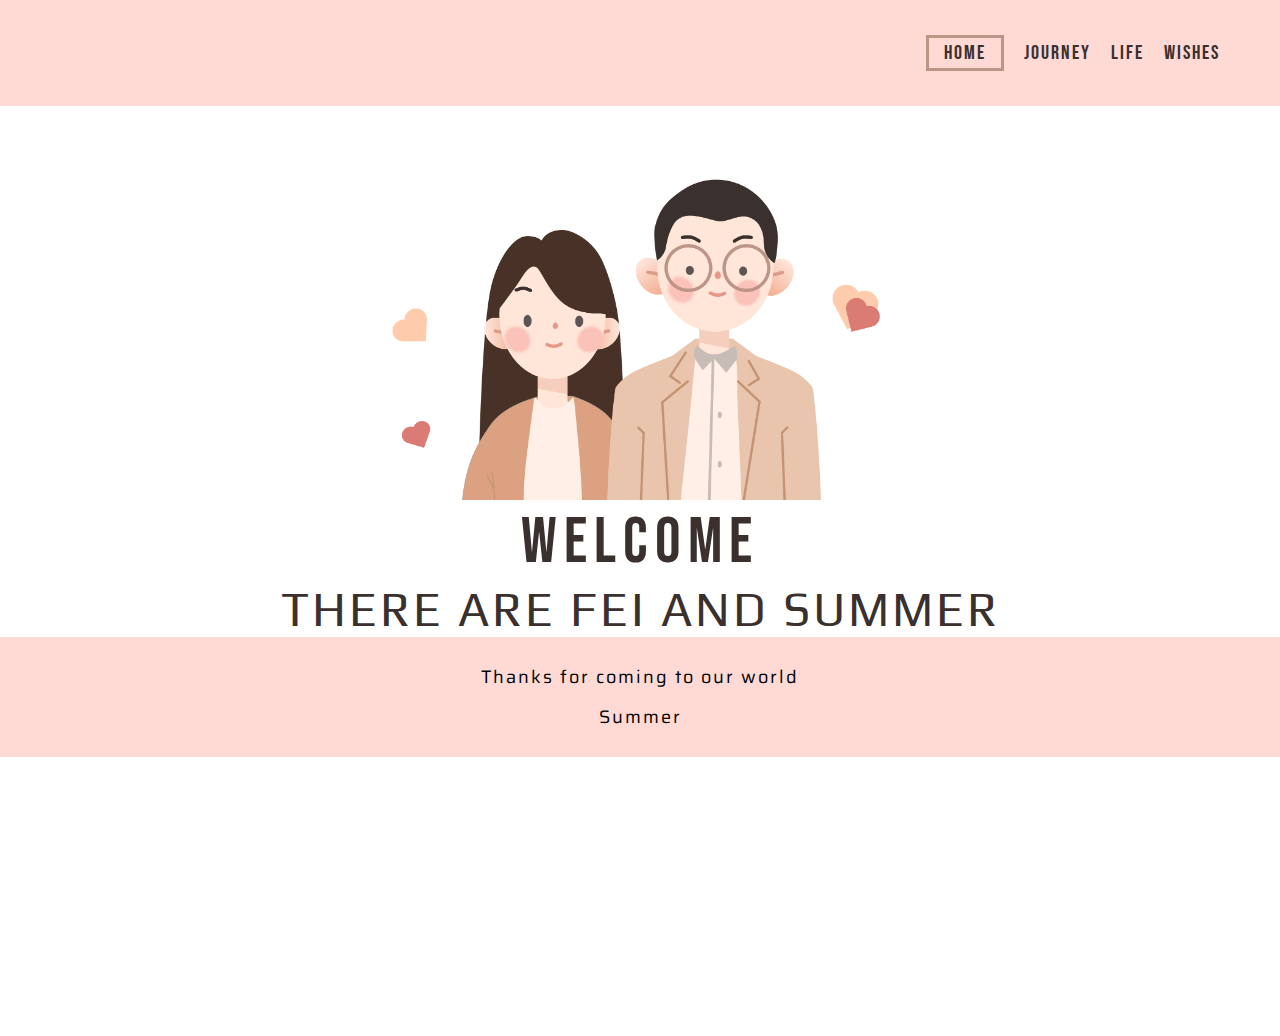
<file: index.html>
<!DOCTYPE html>
<html lang="en">

<head>
    <meta charset="UTF-8">
    <meta name="viewport" content="width=device-width, initial-scale=1.0">
    <link rel="stylesheet" href="css/html5reset.css">
    <link rel="stylesheet" href="css/style.css">
	<link rel="stylesheet" href="https://fonts.googleapis.com/css2?family=Alegreya+Sans+SC&family=Bebas+Neue&family=Dongle&family=Roboto&display=swap">
    <link rel="stylesheet" href="https://fonts.googleapis.com/css2?family=Alegreya+Sans+SC&family=Bebas+Neue&family=Dongle&family=Play:wght@700&family=Roboto&display=swap">
    <link rel="stylesheet" href="https://fonts.googleapis.com/css2?family=Alegreya+Sans+SC&family=Bebas+Neue&family=Dongle&family=Play:wght@700&family=Roboto&family=Saira&family=Saira+Semi+Condensed&display=swap">
    <link rel="shortcut icon" href="imgs/favicon.ico">
    <title>homepage</title>
</head>

<body>
    <div class="skip">
        <a href="#main">Skip to Main Content</a>
    </div>

    <header id="navigation">
        <nav>
            <ul class="navigation_links">
                <li class="link" id="current"><a href="index.html">HOME</a></li>
                <li calss="link"><a href="journey.html">JOURNEY</a></li>
                <li calss="link"><a href="life.html">LIFE </a></li>
                <li calss="link"><a href="wishes.html">WISHES</a></li>
            </ul>
        </nav>
    </header>

    <main>
        <section id="main">
            <div class="intro_img">
                <img src="imgs/homepage_intro.png" alt="the cartoon image of a girl">
            </div>

            <h1>Welcome</h1>
            <h2>There are Fei and Summer</h2>
            <!-- <h3>We have been together for 1200 days!</h3> -->
        </section>

        <section class="footer">
            <footer>
                <p>Thanks for coming to our world</p>
                <p>Summer</p>
            </footer>
        </section>
    </main>

</body>

</html>
</file>
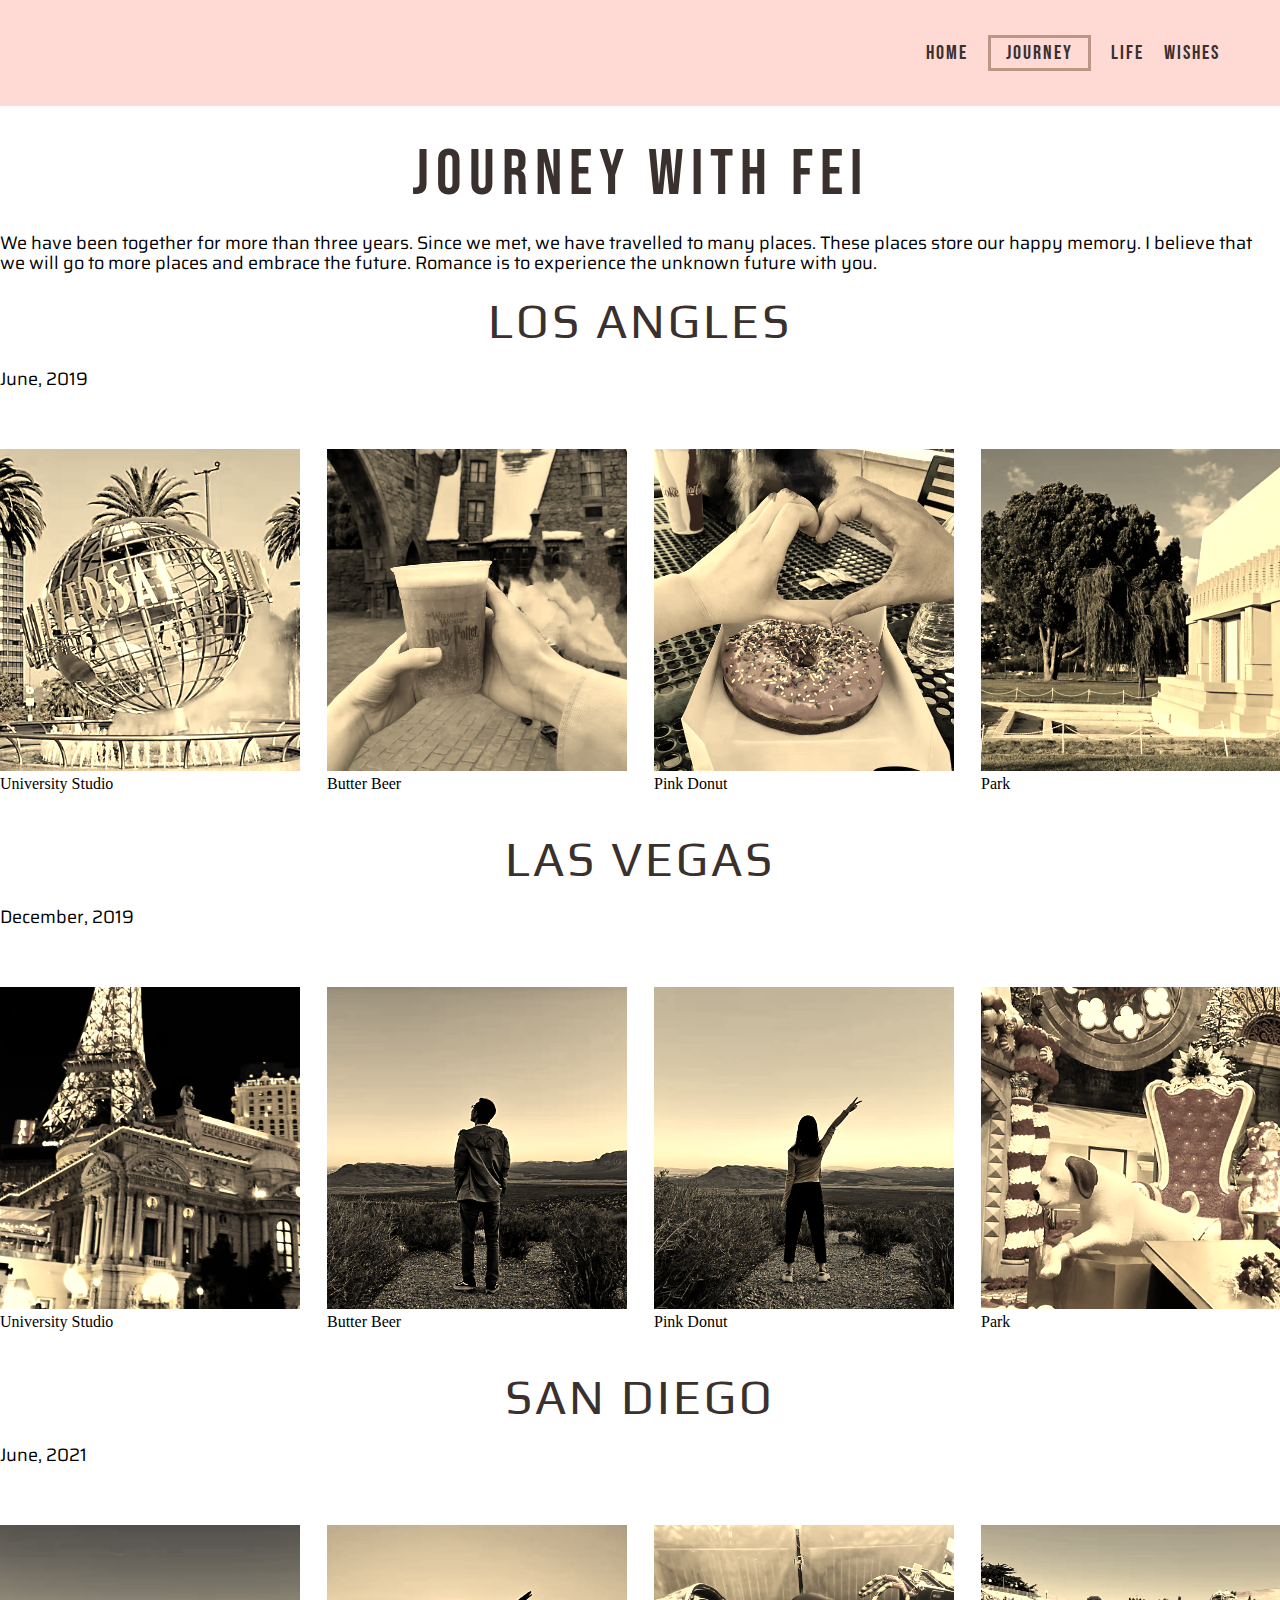
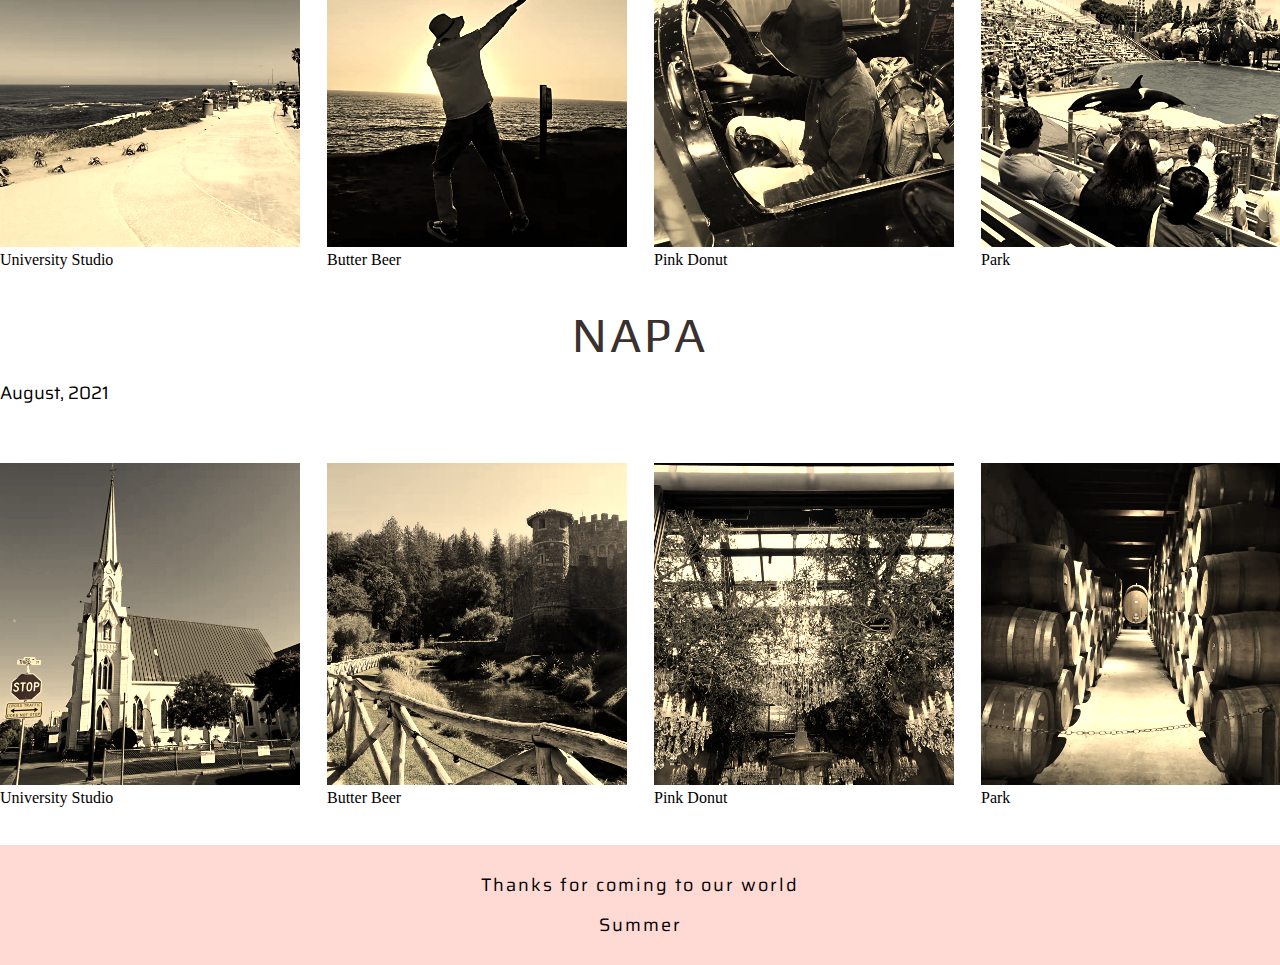
<file: journey.html>
<!DOCTYPE html>
<html lang="en">

<head>
    <meta charset="UTF-8">
    <meta name="viewport" content="width=device-width, initial-scale=1.0">
    <link rel="stylesheet" href="css/html5reset.css">
    <link rel="stylesheet" href="css/style.css">
	<link rel="stylesheet" href="https://fonts.googleapis.com/css2?family=Alegreya+Sans+SC&family=Bebas+Neue&family=Dongle&family=Roboto&display=swap">
    <link rel="stylesheet" href="https://fonts.googleapis.com/css2?family=Alegreya+Sans+SC&family=Bebas+Neue&family=Dongle&family=Play:wght@700&family=Roboto&display=swap">
    <link rel="stylesheet" href="https://fonts.googleapis.com/css2?family=Alegreya+Sans+SC&family=Bebas+Neue&family=Dongle&family=Play:wght@700&family=Roboto&family=Saira&family=Saira+Semi+Condensed&display=swap">
    <link rel="shortcut icon" href="imgs/favicon.ico">
    <title>journey</title>
</head>

<body>
    <div class="skip">
        <a href="#main">Skip to Main Content</a>
    </div>

    <header id="navigation">
        <nav>
            <ul class="navigation_links">
                <li class="link"><a href="index.html">HOME</a></li>
                <li calss="link" id="current"><a href="journey.html">JOURNEY</a></li>
                <li calss="link"><a href="life.html">LIFE </a></li>
                <li calss="link"><a href="wishes.html">WISHES</a></li>
            </ul>
        </nav>
    </header>

    <main>
        <div id='main'>
            <h1>Journey With Fei</h1>
            <p>We have been together for more than three years. Since we met, we have travelled to many places.
                These places store our happy memory. I believe that we will go to more places and embrace the future. 
                Romance is to experience the unknown future with you.
            </p>
        </div>

        <div id="places">
            <section>
                <div class="place_one">
                    <h2>Los Angles</h2>
                </div>
            </section>

            <section>
                <p>June, 2019</p>
                <div class="jphotos">
                    <div>
                        <img src="imgs/la/university_s.jpeg" alt="university studio">
                        <caption>University Studio</caption>
                    </div>
                    <div>
                        <img src="imgs/la/beer.jpeg" alt="Butter Beer">
                        <caption>Butter Beer</caption>
                    </div>
                    <div>
                        <img src="imgs/la/donut.jpeg" alt="Pink Donut">
                        <caption>Pink Donut</caption>
                    </div>
                    <div>
                        <img src="imgs/la/park.jpeg" alt="A public park">
                        <caption>Park</caption>
                    </div>
                </div>
            </section>

            <section>
                <div class="place_two">
                    <h2>Las Vegas</h2>
                </div>
            </section>

            <section>
                <p>December, 2019</p>
                <div class="jphotos">
                    <div>
                        <img src="imgs/lv/hotel.jpeg" alt="Hotel at night">
                        <caption>University Studio</caption>
                    </div>
                    <div>
                        <img src="imgs/lv/fei.jpeg" alt="A boy">
                        <caption>Butter Beer</caption>
                    </div>
                    <div>
                        <img src="imgs/lv/jing.jpeg" alt="A girl">
                        <caption>Pink Donut</caption>
                    </div>
                    <div>
                        <img src="imgs/lv/dog.jpeg" alt="A red dog">
                        <caption>Park</caption>
                    </div>
                </div>
            </section>

            <section>
                <div class="place_three">
                    <h2>San Diego</h2>
                </div>
            </section>

            <section>
                <p>June, 2021</p>
                <div class="jphotos">
                    <div>
                        <img src="imgs/sd/sea.jpeg" alt="Blue sky and sea">
                        <caption>University Studio</caption>
                    </div>
                    <div>
                        <img src="imgs/sd/fei.jpeg" alt="A boy">
                        <caption>Butter Beer</caption>
                    </div>
                    <div>
                        <img src="imgs/sd/plane.jpeg" alt="A boy in a plane">
                        <caption>Pink Donut</caption>
                    </div>
                    <div>
                        <img src="imgs/sd/sealion.jpeg" alt="A sealion show">
                        <caption>Park</caption>
                    </div>
                </div>
            </section>

            <section>
                <div class="place_four">
                    <h2>Napa</h2>
                </div>
            </section>

            <section>
                <p>August, 2021</p>
                <div class="jphotos">
                    <div>
                        <img src="imgs/napa/street.jpeg" alt="A street">
                        <caption>University Studio</caption>
                    </div>
                    <div>
                        <img src="imgs/napa/love_castle.jpeg" alt="A castle">
                        <caption>Butter Beer</caption>
                    </div>
                    <div>
                        <img src="imgs/napa/restaruant.jpeg" alt="A restaruant">
                        <caption>Pink Donut</caption>
                    </div>
                    <div>
                        <img src="imgs/napa/drink.jpeg" alt="A bar">
                        <caption>Park</caption>
                    </div>
                </div>
            </section>
        </div>

        <section class="footer">
            <footer>
                <p>Thanks for coming to our world</p>
                <p>Summer</p>
            </footer>
        </section>

    </main>
</file>
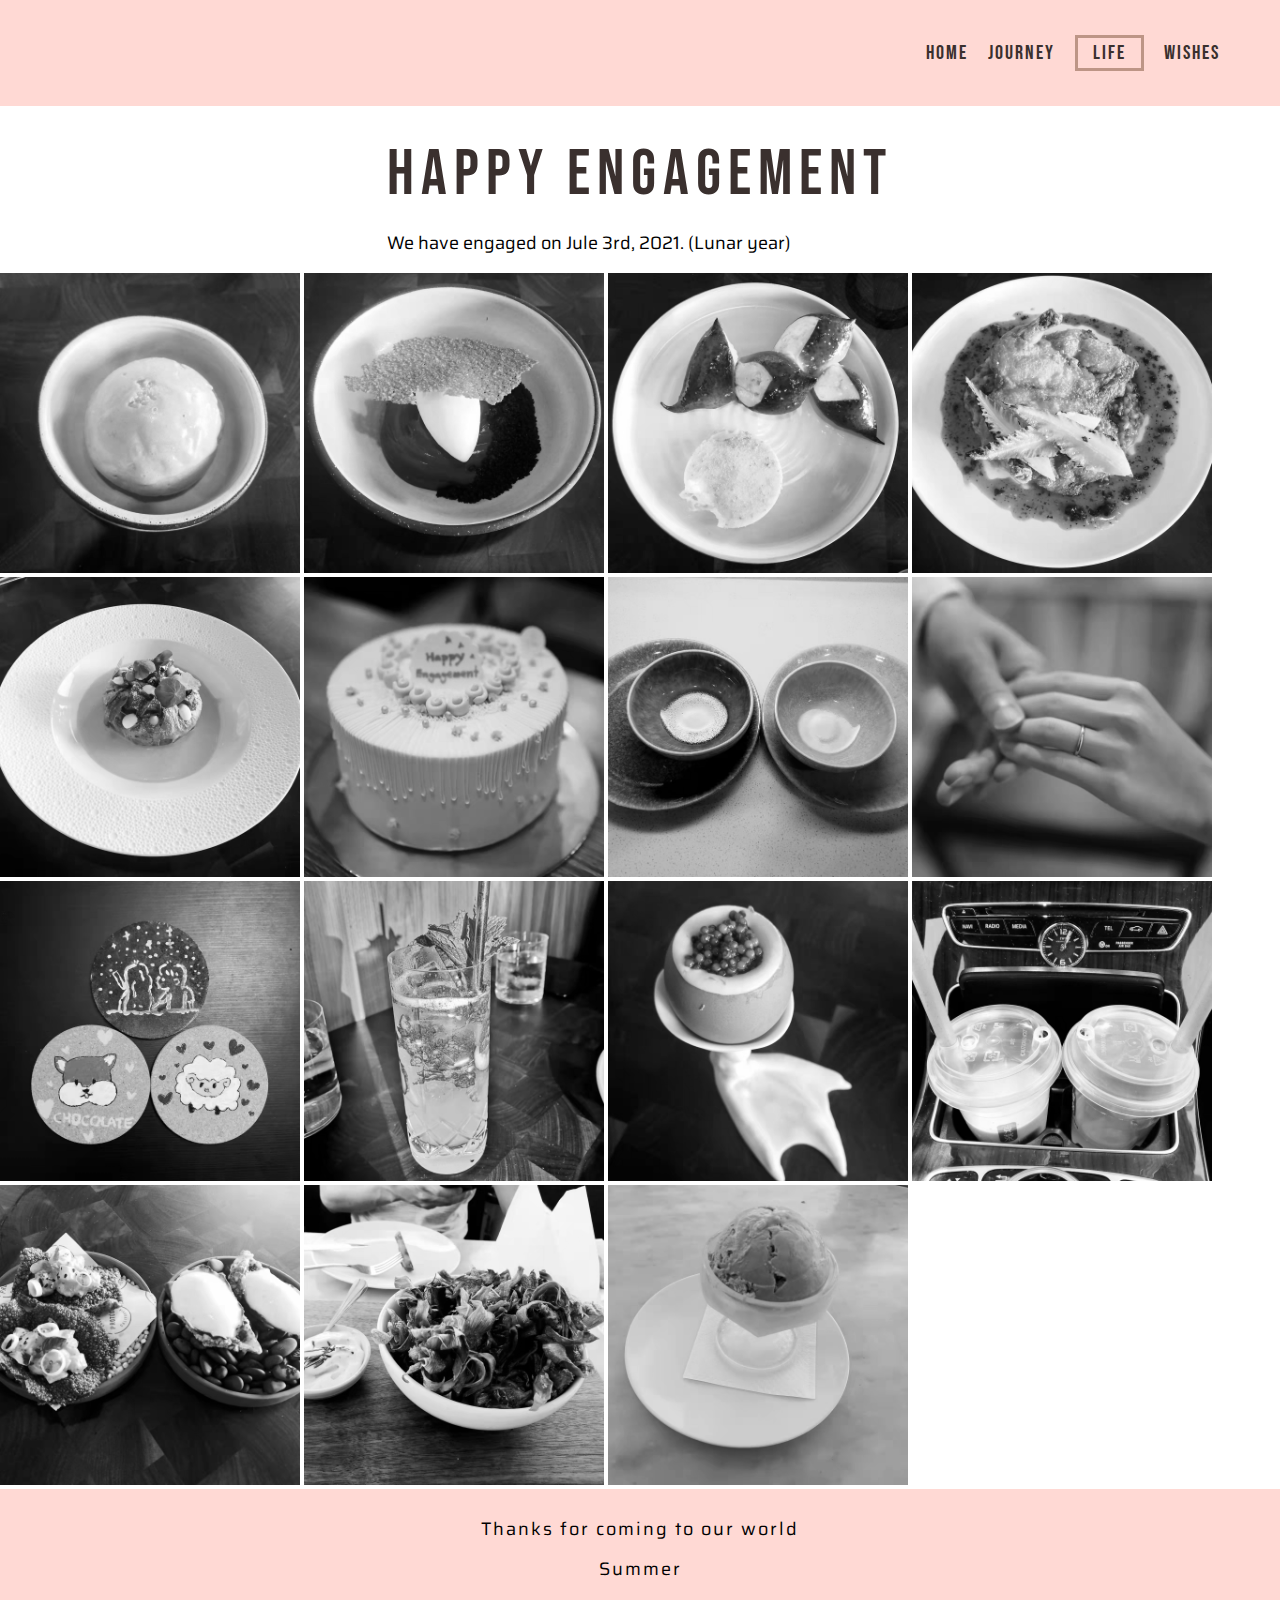
<file: life.html>
<!DOCTYPE html>
<html lang="en">

<head>
    <meta charset="UTF-8">
    <meta name="viewport" content="width=device-width, initial-scale=1.0">
    <link rel="stylesheet" href="css/html5reset.css">
    <link rel="stylesheet" href="css/style.css">
	<link rel="stylesheet" href="https://fonts.googleapis.com/css2?family=Alegreya+Sans+SC&family=Bebas+Neue&family=Dongle&family=Roboto&display=swap">
    <link rel="stylesheet" href="https://fonts.googleapis.com/css2?family=Alegreya+Sans+SC&family=Bebas+Neue&family=Dongle&family=Play:wght@700&family=Roboto&display=swap">
    <link rel="stylesheet" href="https://fonts.googleapis.com/css2?family=Alegreya+Sans+SC&family=Bebas+Neue&family=Dongle&family=Play:wght@700&family=Roboto&family=Saira&family=Saira+Semi+Condensed&display=swap">
    <link rel="shortcut icon" href="imgs/favicon.ico">
    <title>life</title>
</head>

<body>
    <div class="skip">
        <a href="#main">Skip to Main Content</a>
    </div>

    <header id="navigation">
        <nav>
            <ul class="navigation_links">
                <li class="link"><a href="index.html">HOME</a></li>
                <li calss="link"><a href="journey.html">JOURNEY</a></li>
                <li calss="link" id="current"><a href="life.html">LIFE </a></li>
                <li calss="link"><a href="wishes.html">WISHES</a></li>
            </ul>
        </nav>
    </header>

    <main>
        <div class="engagement_photos">
            <section id="main">
                <h1>Happy Engagement</h1>
                <p>We have engaged on Jule 3rd, 2021. (Lunar year)</p>
            </section>

            <section>
                <img src="imgs/engage/1.jpeg" alt="">
                <img src="imgs/engage/2.jpeg" alt="">
                <img src="imgs/engage/3.jpeg" alt="">
                <img src="imgs/engage/4.jpeg" alt="">
                <img src="imgs/engage/5.jpeg" alt="">
                <img src="imgs/engage/6.jpeg" alt="">
                <img src="imgs/engage/7.jpeg" alt="">
                <img src="imgs/engage/8.jpeg" alt="">
                <img src="imgs/engage/9.jpeg" alt="">
                <img src="imgs/engage/10.jpeg" alt="">
                <img src="imgs/engage/11.jpeg" alt="">
                <img src="imgs/engage/12.jpeg" alt="">
                <img src="imgs/engage/13.jpeg" alt="">
                <img src="imgs/engage/14.jpeg" alt="">
                <img src="imgs/engage/15.jpeg" alt="">
            </section>
        </div>

        <section class="footer">
            <footer>
                <p>Thanks for coming to our world</p>
                <p>Summer</p>
            </footer>
        </section>
    </main>
</file>
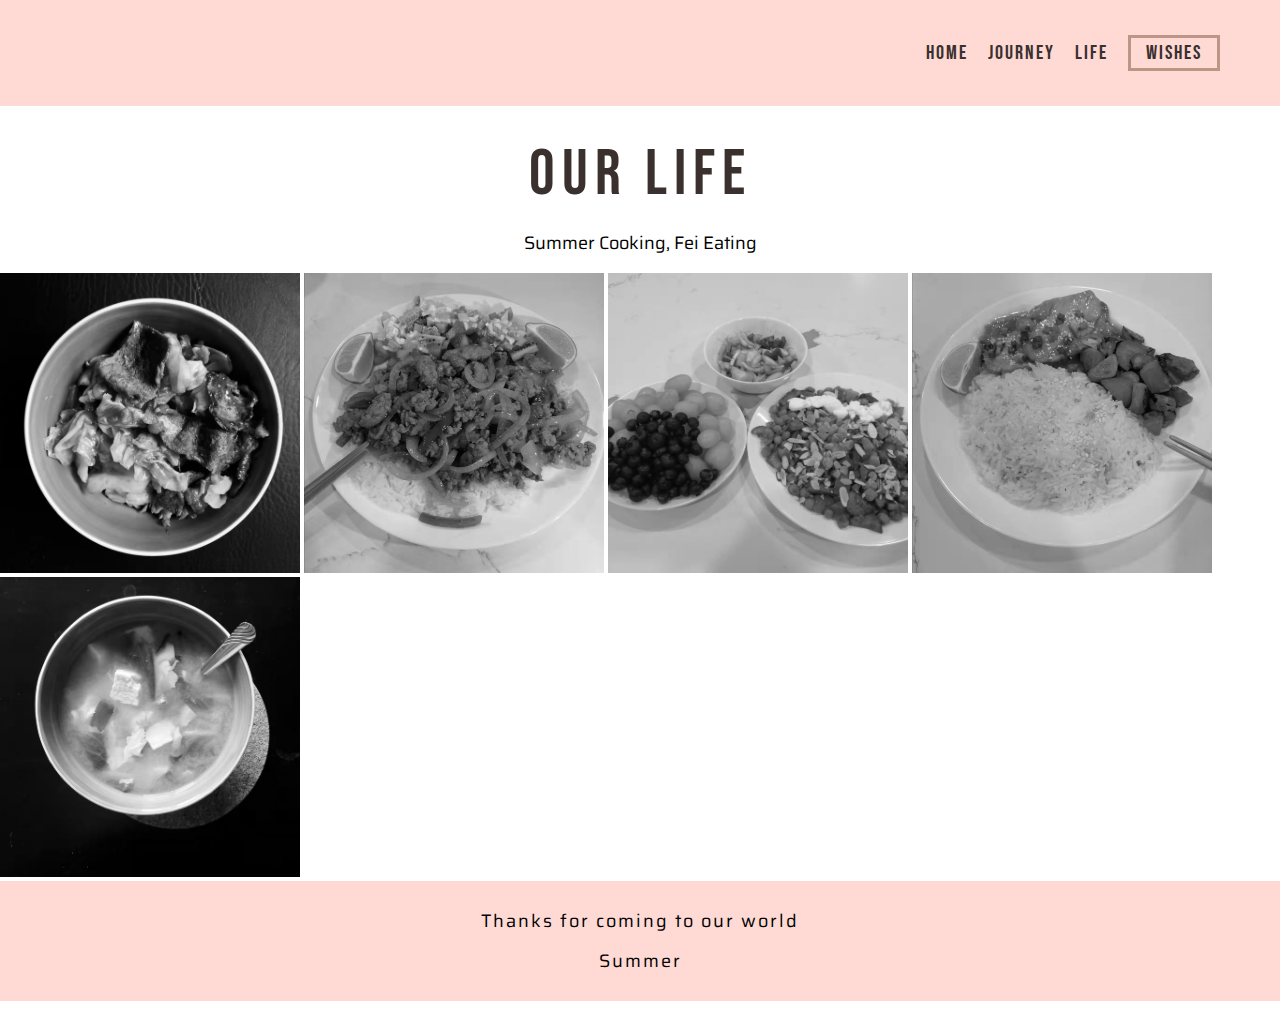
<file: wishes.html>
<!DOCTYPE html>
<html lang="en">

<head>
    <meta charset="UTF-8">
    <meta name="viewport" content="width=device-width, initial-scale=1.0">
    <link rel="stylesheet" href="css/html5reset.css">
    <link rel="stylesheet" href="css/style.css">
	<link rel="stylesheet" href="https://fonts.googleapis.com/css2?family=Alegreya+Sans+SC&family=Bebas+Neue&family=Dongle&family=Roboto&display=swap">
    <link rel="stylesheet" href="https://fonts.googleapis.com/css2?family=Alegreya+Sans+SC&family=Bebas+Neue&family=Dongle&family=Play:wght@700&family=Roboto&display=swap">
    <link rel="stylesheet" href="https://fonts.googleapis.com/css2?family=Alegreya+Sans+SC&family=Bebas+Neue&family=Dongle&family=Play:wght@700&family=Roboto&family=Saira&family=Saira+Semi+Condensed&display=swap">
    <link rel="shortcut icon" href="imgs/favicon.ico">
    <title>wishes</title>
</head>

<body>
    <div class="skip">
        <a href="#main">Skip to Main Content</a>
    </div>

    <header id="navigation">
        <nav>
            <ul class="navigation_links">
                <li class="link"><a href="index.html">HOME</a></li>
                <li calss="link"><a href="journey.html">JOURNEY</a></li>
                <li calss="link"><a href="life.html">LIFE </a></li>
                <li calss="link" id="current"><a href="wishes.html">WISHES</a></li>
            </ul>
        </nav>
    </header>

    <main>
        <div class="engagement_photos">
            <section id="main">
                <h1>Our Life</h1>
                <p>Summer Cooking, Fei Eating</p>
            </section>

            <section>
                <img src="imgs/foods/1.jpeg" alt="">
                <img src="imgs/foods/2.jpeg" alt="">
                <img src="imgs/foods/3.jpeg" alt="">
                <img src="imgs/foods/4.jpeg" alt="">
                <img src="imgs/foods/5.jpeg" alt="">
            </section>
        </div>

        <section class="footer">
            <footer>
                <p>Thanks for coming to our world</p>
                <p>Summer</p>
            </footer>
        </section>
    </main>
</file>
<file: css/style.css>
body, html, main {
    height: 100%;
    overflow: visible;
}

p {
    font-family: "Saira";
    font-size: 18px;
    margin: 20px 0px;
    line-height: 20px;
}

h1 {
    font-family: "Bebas Neue";
    color: #3A302E;
    font-size: 64px;
    text-transform: uppercase;
    letter-spacing: 7px;
    text-align: center;
}

h2 {
    font-family: "Play";
    color: #3A302E;
    font-size: 48px;
    text-transform: uppercase;
    letter-spacing: 3px;
    text-align: center;
}

.skip a{
    left: 0;
    padding: 7px;
    -webkit-transition: top 1s ease-out;
    transition: top 1s ease-out;
    z-index: 1;
    position: absolute;
    top: -60px;
    font-family: 'Bebas Neue', sans-serif;
}

.skip a:focus{
    top: 10px;
}

@media screen and (min-width: 850px) {
    header {
        padding: 5px 0px 5px 0px;
        margin: 0px 0px 30px 0px;
        background-color: #FFD9D4;
        /* opacity: 30%; */
    }

    a {
        text-decoration: none;
        color: #3A302E;
    }

    .navigation_links {
        display: flex;
        flex-direction: row;
        flex-wrap: wrap;
        justify-content: right;
        align-items: center;
        margin: 30px 60px 30px 30px;
        gap: 20px;
    }

    .navigation_links a {
        font-family: 'Bebas Neue', sans-serif;
        letter-spacing: 2px;
        font-size: 20px;
    }

    .link:hover, #current {
        border: 3px solid #BD9586;
        border-spacing: 25px;
        padding: 3px 15px 3px 15px;
    }

    footer {
        background-color: #FFD9D4;
        padding: 10px;
        text-align: center;
        font-family: 'Play', sans-serif;
        line-height: 20px;
        letter-spacing: 2px;
    }

    .intro_img {
        display: block;
        margin-left: auto;
        margin-right: auto;
        width: 50%;
    }

    .jphotos {
        display: grid;
        grid-template-columns: repeat(1, 1fr);
        grid-template-columns: 300px 300px 300px 300px;
        margin: 60px 0px 60px 0px;
        row-gap: 30px;
        column-gap: 27px;
    }

    .jphotos img {
        object-fit: cover;
        height: 100%;
        width: 100%;
        filter:sepia(90%);
    }

    .jphotos img:hover {
        filter: sepia(0%) saturate(100%);
    }

    .engagement_photos {
        display: flex;
        flex-wrap: wrap;
        justify-content: center;
        align-items: center;
    }

    .engagement_photos img {
        width: 300px;
        height: 300px;
        object-fit: cover;
        filter: grayscale(100%);
    }

    .engagement_photos :hover{
        filter: grayscale(0%) saturate(100%);
    }
}
</file>
